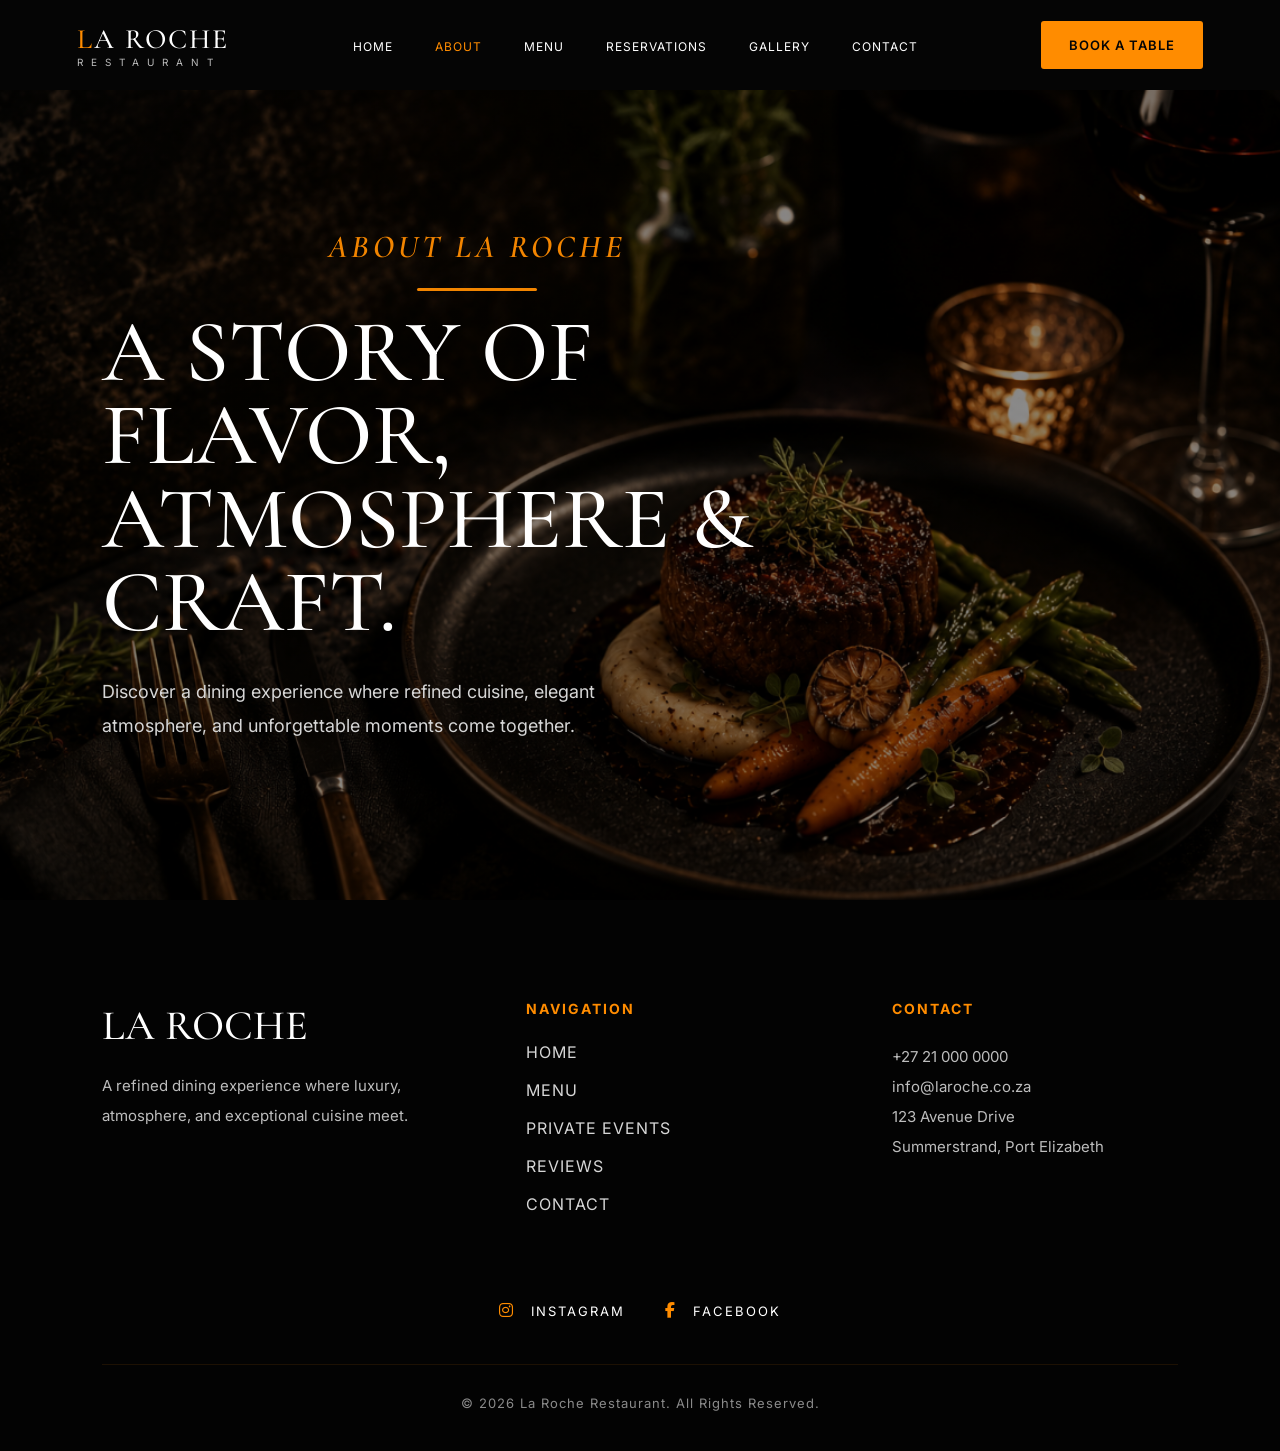
<file: About.html>
<!DOCTYPE html>
<html lang="en">
<head>
    <meta charset="UTF-8" />
    <meta name="viewport" content="width=device-width, initial-scale=1.0" />
       <title>About La Roche Restaurant</title>

    <!-- CSS -->
    <link rel="stylesheet" href="style.css" />

    <!-- Google Fonts -->
    <link rel="preconnect" href="https://fonts.googleapis.com">
    <link rel="preconnect" href="https://fonts.gstatic.com" crossorigin>
    <link href="https://fonts.googleapis.com/css2?family=Cormorant+Garamond:wght@300;400;500;600;700&family=Inter:wght@300;400;500;600&display=swap" rel="stylesheet">
    <link rel="stylesheet"
    href="https://cdnjs.cloudflare.com/ajax/libs/font-awesome/6.5.1/css/all.min.css">
</head>

<body>

    <!-- ========================= -->
    <!-- NAVBAR -->
    <!-- ========================= -->

    <header class="navbar">

        <a href="index.html" class="logo">
            <h1>LA ROCHE</h1>
            <p>RESTAURANT</p>
        </a>

        <nav>
            <ul class="nav-links">

                <li><a href="index.html" >HOME</a></li>
                <li><a href="About.html" class="active">ABOUT</a></li>
                <li><a href="Menu.html">MENU</a></li>
                <li><a href="Contact.html">RESERVATIONS</a></li>
                <li><a href="Gallery.html">GALLERY</a></li>
                <li><a href="Contact.html">CONTACT</a></li>

            </ul>
        </nav>

        <a href="Contact.html" class="book-btn">BOOK A TABLE</a>

    </header>

    
    <!-- HERO SECTION -->
    <section class="about-hero">

    <div class="about-overlay"></div>

    <div class="about-hero-content">

        <p class="section-tag">
            ABOUT LA ROCHE
        </p>

        <h1>
            A STORY OF FLAVOR, <br>
            ATMOSPHERE & CRAFT.
        </h1>

        <p class="about-hero-text">
            Discover a dining experience where refined cuisine,
            elegant atmosphere, and unforgettable moments come together.
        </p>

    </div>

</section>

    <!-- ========================= -->
<!-- FOOTER -->
<!-- ========================= -->


<footer class="footer">

    <div class="footer-top">

        <!-- LEFT -->

        <div class="footer-column">

            <h3>LA ROCHE</h3>

            <p>
                A refined dining experience where luxury,
                atmosphere, and exceptional cuisine meet.
            </p>

        </div>

        <!-- CENTER -->

        <div class="footer-column">

            <h4>NAVIGATION</h4>

            <ul>

                <li><a href="index.html">HOME</a></li>
                <li><a href="Menu.html">MENU</a></li>
                <li><a href="Contact.html">PRIVATE EVENTS</a></li>
                <li><a href="Reviews.html">REVIEWS</a></li>
                <li><a href="Contact.html">CONTACT</a></li>

            </ul>

        </div>

        <!-- RIGHT -->

        <div class="footer-column">

            <h4>CONTACT</h4>

            <p>+27 21 000 0000</p>

            <p>info@laroche.co.za</p>

            <p>
                123 Avenue Drive <br>
                Summerstrand, Port Elizabeth
            </p>

        </div>

    </div>

    <!-- SOCIALS -->

    <div class="footer-socials">

    <a href="#">
        <i class="fa-brands fa-instagram"></i>
        INSTAGRAM
    </a>

    <a href="#">
        <i class="fa-brands fa-facebook-f"></i>
        FACEBOOK
    </a>

</div>

    <!-- BOTTOM -->

    <div class="footer-bottom">

        <p>
            © 2026 La Roche Restaurant. All Rights Reserved.
        </p>

    </div>

</footer>
</file>
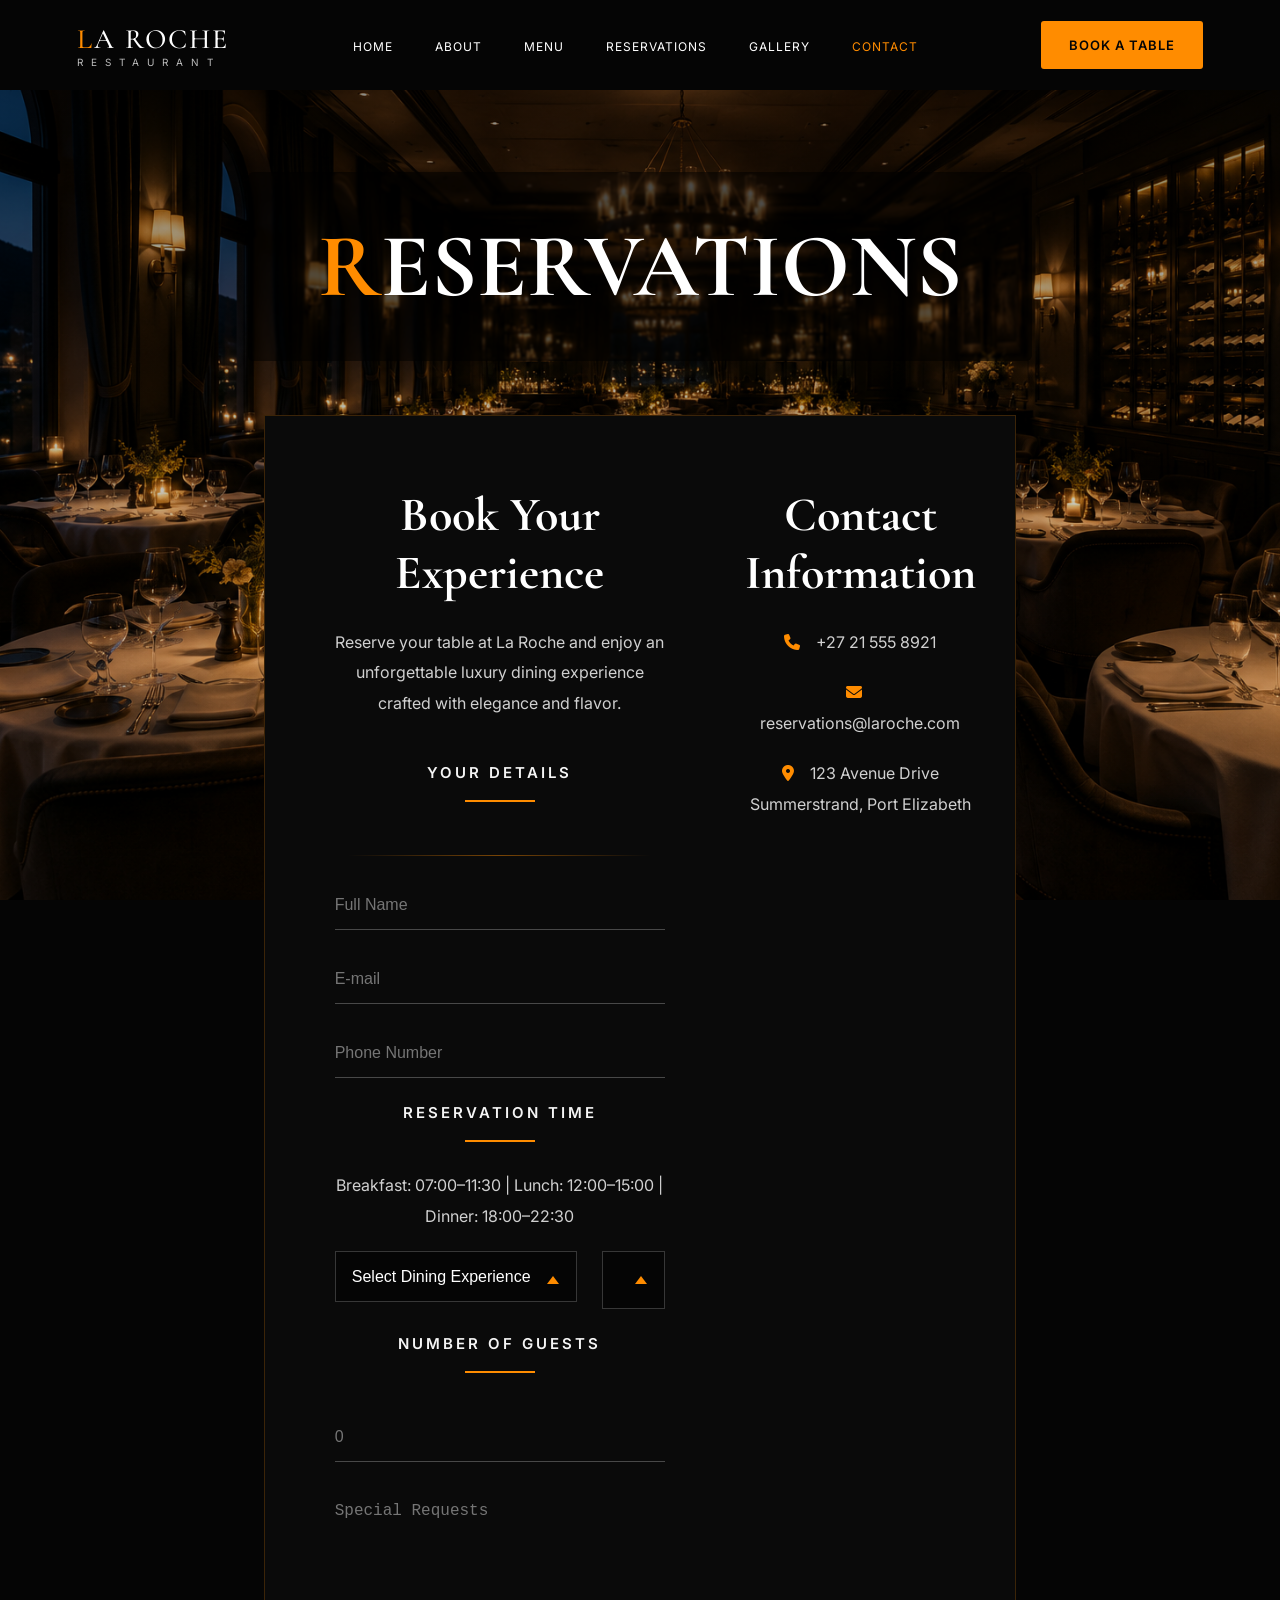
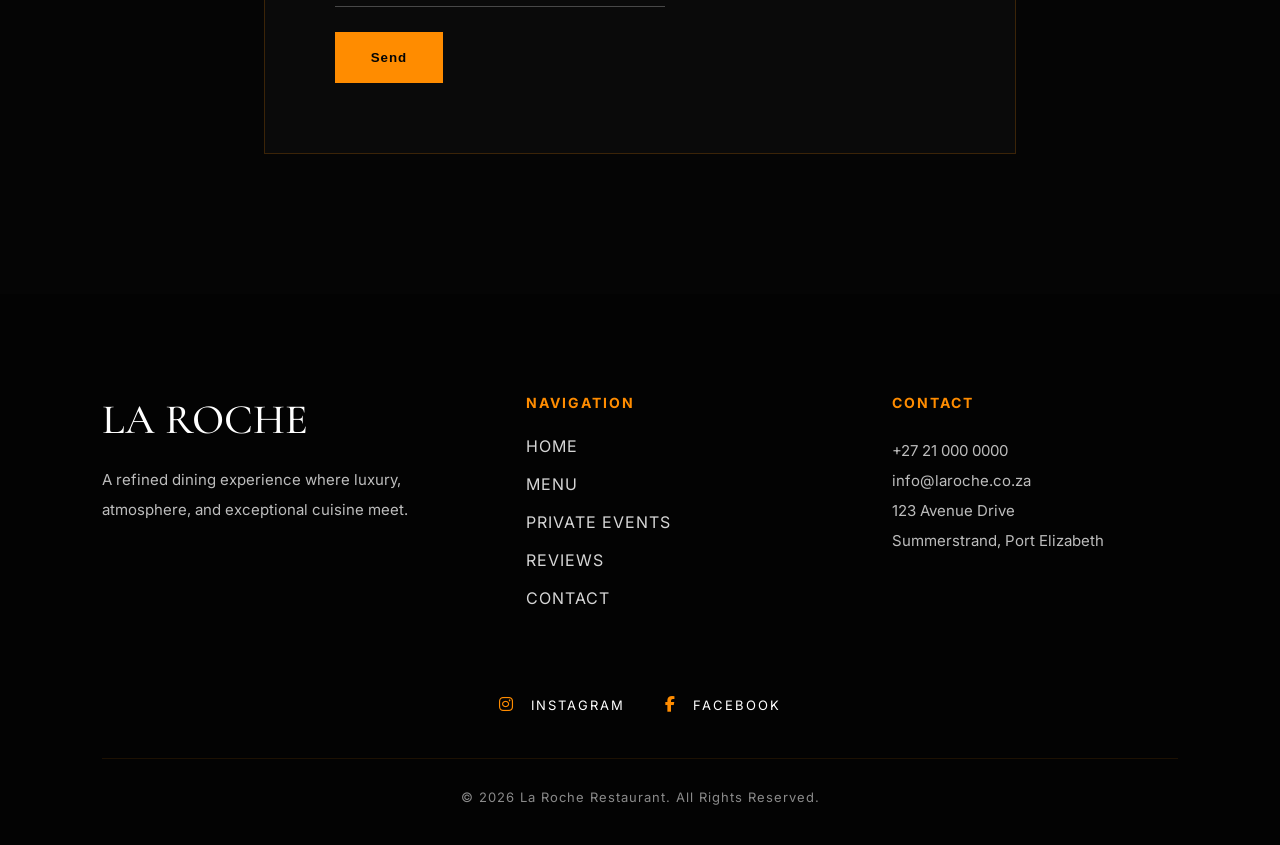
<file: Contact.html>
<!DOCTYPE html>
<html lang="en">
<head>
    <meta charset="UTF-8" />
    <meta name="viewport" content="width=device-width, initial-scale=1.0" />
    <title>La Roche Restaurant</title>

    <!-- CSS -->
    <link rel="stylesheet" href="style.css" />

    <!-- Google Fonts -->
    <link rel="preconnect" href="https://fonts.googleapis.com">
    <link rel="preconnect" href="https://fonts.gstatic.com" crossorigin>
    <link href="https://fonts.googleapis.com/css2?family=Cormorant+Garamond:wght@300;400;500;600;700&family=Inter:wght@300;400;500;600&display=swap" rel="stylesheet">
    <link rel="stylesheet"
    href="https://cdnjs.cloudflare.com/ajax/libs/font-awesome/6.5.1/css/all.min.css">
</head>
<body>
<!-- ========================= -->
    <!-- NAVBAR -->
    <!-- ========================= -->

    <header class="navbar">

        <a href="index.html" class="logo">
            <h1>LA ROCHE</h1>
            <p>RESTAURANT</p>
        </a>

        <nav>
            <ul class="nav-links">

                <li><a href="index.html" >HOME</a></li>
                <li><a href="About.html">ABOUT</a></li>
                <li><a href="Menu.html">MENU</a></li>
                <li><a href="Contact.html">RESERVATIONS</a></li>
                <li><a href="Gallery.html">GALLERY</a></li>
                <li><a href="Contact.html" class="active">CONTACT</a></li>

            </ul>

            <button class="hamburger" id="hamburgerBtn" type="button">
            <span></span>
            <span></span>
            <span></span>
            </button>
        </nav>

        <div class="mobile-menu" id="mobileMenu">
    <a href="index.html">HOME</a>
    <a href="about.html">ABOUT</a>
    <a href="Menu.html">MENU</a>
    <a href="Contact.html">RESERVATIONS</a>
    <a href="Contact.html">CONTACT</a>
        </div>



        <a href="Contact.html" class="book-btn">BOOK A TABLE</a>

    </header>





<section class="reservation-section">

    <h1 class="reservation-title">
    <span class="orange-letter">R</span>ESERVATIONS
    </h1>  

    <div class="reservation-container">
<form class="reservation-form">
    <h2>Book Your Experience</h2>

            <p>
                Reserve your table at La Roche and enjoy an unforgettable
                luxury dining experience crafted with elegance and flavor.
            </p>

            <h3>YOUR DETAILS</h3>

    <div class="section-divider"></div>


            <input type="text" placeholder="Full Name">

            <input type="email" placeholder="E-mail">

            <input type="tel" placeholder="Phone Number">

          <div class="reservation-time-wrapper">


    <h3>Reservation Time</h3>

    


    <p class="reservation-hours">
        
    Breakfast: 07:00–11:30 |
    Lunch: 12:00–15:00 |
    Dinner: 18:00–22:30
</p>


  <div class="reservation-row">

    <div class="select-wrapper-diningArrow">
        <select id="mealType">
            <option value="">Select Dining Experience</option>
            <option value="breakfast">Breakfast</option>
            <option value="lunch">Lunch</option>
            <option value="dinner">Dinner</option>
        </select>
    </div>

    <div class="select-wrapper-reservationArrow">
        <select id="reservationTime">
            <option value="">Select Time</option>
        </select>
    </div>

</div>

</div>
            <div class="guest-count">

                <h3 for="guests">
                    Number of Guests
                </h3>

                <input
                 type="number"
                    id="guests"
                    name="guests"
                placeholder="0"
                     min="0"
                    >
                    

                </div>
            <textarea placeholder="Special Requests"></textarea>

            <button type="submit">
                Send
            </button>

        </form>
        <div class="reservation-info">

            <h2>Contact Information</h2>

            

            <div class="reservation-details">

                <p>
                    <i class="fa-solid fa-phone"></i>
                    +27 21 555 8921
                </p>

                <p>
                    <i class="fa-solid fa-envelope"></i>
                    reservations@laroche.com
                </p>

                <p>
                    <i class="fa-solid fa-location-dot"></i>
                   123 Avenue Drive <br>
                Summerstrand, Port Elizabeth
                </p>

            </div>

        </div>

        

    </div>

</section>



<!-- ========================= -->
<!-- FOOTER -->
<!-- ========================= -->


<footer class="footer">

    <div class="footer-top">

        <!-- LEFT -->

        <div class="footer-column">

            <h3>LA ROCHE</h3>

            <p>
                A refined dining experience where luxury,
                atmosphere, and exceptional cuisine meet.
            </p>

        </div>

        <!-- CENTER -->

        <div class="footer-column">

            <h4>NAVIGATION</h4>

            <ul>

                <li><a href="index.html">HOME</a></li>
                <li><a href="Menu.html">MENU</a></li>
                <li><a href="Contact.html">PRIVATE EVENTS</a></li>
                <li><a href="Reviews.html">REVIEWS</a></li>
                <li><a href="Contact.html">CONTACT</a></li>

            </ul>

        </div>

        <!-- RIGHT -->

        <div class="footer-column">

            <h4>CONTACT</h4>

            <p>+27 21 000 0000</p>

            <p>info@laroche.co.za</p>

            <p>
                123 Avenue Drive <br>
                Summerstrand, Port Elizabeth
            </p>

        </div>

    </div>

    <!-- SOCIALS -->

    <div class="footer-socials">

    <a href="#">
        <i class="fa-brands fa-instagram"></i>
        INSTAGRAM
    </a>

    <a href="#">
        <i class="fa-brands fa-facebook-f"></i>
        FACEBOOK
    </a>

</div>

    <!-- BOTTOM -->

    <div class="footer-bottom">

        <p>
            © 2026 La Roche Restaurant. All Rights Reserved.
        </p>

    </div>

</footer>


<script src="script.js"></script>

</body>
</html>
</file>
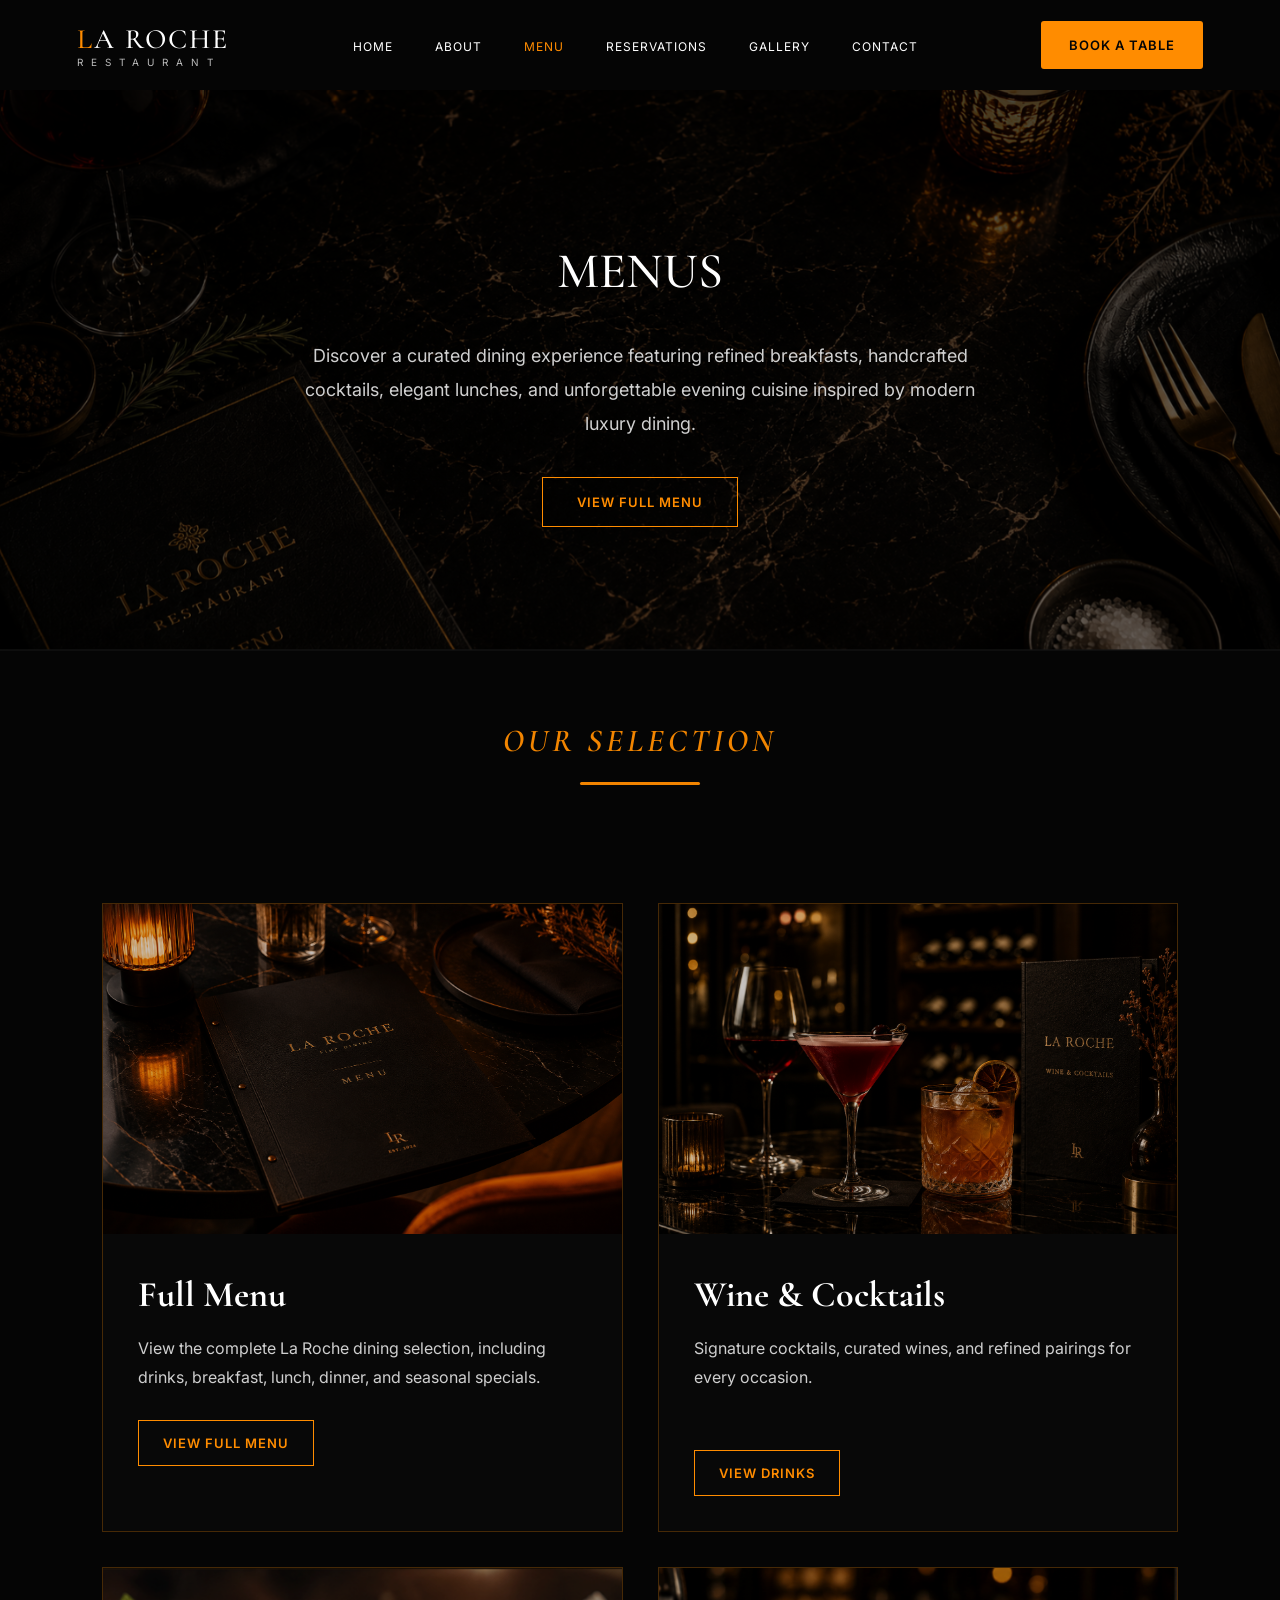
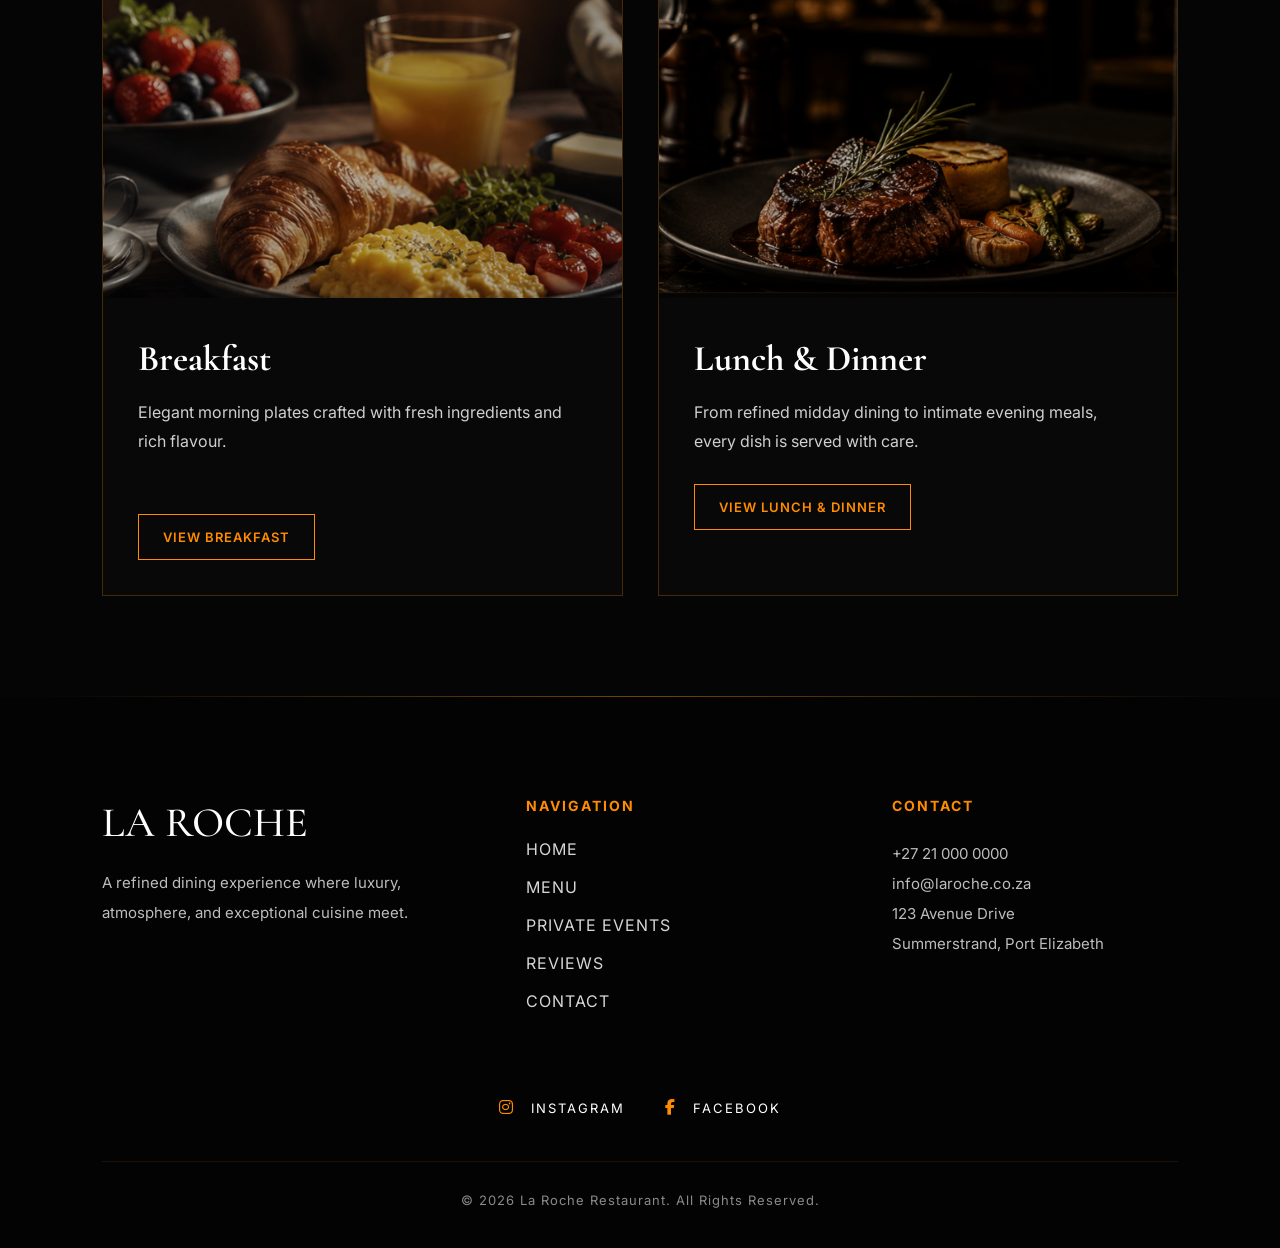
<file: Menu.html>
<!DOCTYPE html>
<html lang="en">
<head>
    <meta charset="UTF-8" />
    <meta name="viewport" content="width=device-width, initial-scale=1.0" />
    <title>La Roche Restaurant</title>

    <!-- CSS -->
    <link rel="stylesheet" href="style.css" />

    <!-- Google Fonts -->
    <link rel="preconnect" href="https://fonts.googleapis.com">
    <link rel="preconnect" href="https://fonts.gstatic.com" crossorigin>
    <link href="https://fonts.googleapis.com/css2?family=Cormorant+Garamond:wght@300;400;500;600;700&family=Inter:wght@300;400;500;600&display=swap" rel="stylesheet">
    <link rel="stylesheet"
    href="https://cdnjs.cloudflare.com/ajax/libs/font-awesome/6.5.1/css/all.min.css">
</head>

<body>
   
<!-- ========================= -->
    <!-- NAVBAR -->
    <!-- ========================= -->

    <header class="navbar">

        <a href="index.html" class="logo">
            <h1>LA ROCHE</h1>
            <p>RESTAURANT</p>
        </a>

        <nav>
            <ul class="nav-links">

                <li><a href="index.html" >HOME</a></li>
                <li><a href="About.html">ABOUT</a></li>
                <li><a href="Menu.html" class="active">MENU</a></li>
                <li><a href="Reservations.html">RESERVATIONS</a></li>
                <li><a href="Gallery.html">GALLERY</a></li>
                <li><a href="Contact.html">CONTACT</a></li>

            </ul>

            <button class="hamburger" id="hamburgerBtn" type="button">
            <span></span>
            <span></span>
            <span></span>
            </button>
        </nav>

        <div class="mobile-menu" id="mobileMenu">
    <a href="index.html">HOME</a>
    <a href="about.html">ABOUT</a>
    <a href="Menu.html">MENU</a>
    <a href="Contact.html">RESERVATIONS</a>
    <a href="Contact.html">CONTACT</a>
        </div>

          <a href="#" class="book-btn">BOOK A TABLE</a>
          
</header>

    
<section class="menu-page-banner">
<h2 class="menu-section-heading">
    
    MENUS
</h2>
<p class="menu-banner-description">
    Discover a curated dining experience featuring refined breakfasts,
    handcrafted cocktails, elegant lunches, and unforgettable evening cuisine
    inspired by modern luxury dining.
</p>



<a href="Menus\LaRoche_Full_Menu.pdf"
   target="_blank"
   class="menu-preview-btn">
    VIEW FULL MENU
</a>



        
</section>
<p class="section-tag">OUR SELECTION</p>


<section class="menu-categories">
    
<div class="menu-category-card">
    <img src="Images/MenuImageMain.png" alt="Full Menu">

    <div class="menu-category-text">
        <h2>Full Menu</h2>

        <p>
            View the complete La Roche dining selection, including drinks,
            breakfast, lunch, dinner, and seasonal specials.
        </p>

        <a href="Menus\LaRoche_Full_Menu.pdf" target="_blank">
            VIEW FULL MENU
        </a>

       
    </div>
</div>
    <div class="menu-category-card">
        <img src="Images/WineList.png" alt="Wine and Cocktails">

        <div class="menu-category-text">
            <h2>Wine & Cocktails</h2>
            <p>Signature cocktails, curated wines, and refined pairings for every occasion.</p>
            <a href="Menus\LaRoche_Drinks_Menu.pdf" target="_blank">
                VIEW DRINKS
            </a>
        </div>
    </div>

    <div class="menu-category-card">
        <img src="Images\BreakfastMenu.png" alt="Breakfast">

        <div class="menu-category-text">
            <h2>Breakfast</h2>
            <p>Elegant morning plates crafted with fresh ingredients and rich flavour.</p>
            <a href="Menus\LaRoche_Breakfast_Menu.pdf" target="_blank">
                VIEW BREAKFAST</a>
        </div>
    </div>

    <div class="menu-category-card">
        <img src="Images\LunchImage.png" alt="Lunch and Dinner">

        <div class="menu-category-text">
            <h2>Lunch & Dinner</h2>
            <p>From refined midday dining to intimate evening meals, every dish is served with care.</p>
            <a href="Menus\LaRoche_Lunch_Dinner_Menu.pdf" target="_blank">
                VIEW LUNCH & DINNER</a>
        </div>
    </div>

</section>
<div class="section-divider"></div>
<!-- ========================= -->
<!-- FOOTER -->
<!-- ========================= -->


<footer class="footer">

    <div class="footer-top">

        <!-- LEFT -->

        <div class="footer-column">

            <h3>LA ROCHE</h3>

            <p>
                A refined dining experience where luxury,
                atmosphere, and exceptional cuisine meet.
            </p>

        </div>

        <!-- CENTER -->

        <div class="footer-column">

            <h4>NAVIGATION</h4>

            <ul>

                <li><a href="index.html">HOME</a></li>
                <li><a href="Menu.html">MENU</a></li>
                <li><a href="Contact.html">PRIVATE EVENTS</a></li>
                <li><a href="Reviews.html">REVIEWS</a></li>
                <li><a href="Contact.html">CONTACT</a></li>

            </ul>

        </div>

        <!-- RIGHT -->

        <div class="footer-column">

            <h4>CONTACT</h4>

            <p>+27 21 000 0000</p>

            <p>info@laroche.co.za</p>

            <p>
                123 Avenue Drive <br>
                Summerstrand, Port Elizabeth
            </p>

        </div>

    </div>

    <!-- SOCIALS -->

    <div class="footer-socials">

    <a href="#">
        <i class="fa-brands fa-instagram"></i>
        INSTAGRAM
    </a>

    <a href="#">
        <i class="fa-brands fa-facebook-f"></i>
        FACEBOOK
    </a>

</div>

    <!-- BOTTOM -->

    <div class="footer-bottom">

        <p>
            © 2026 La Roche Restaurant. All Rights Reserved.
        </p>

    </div>

</footer>

</body>
</file>
<file: style.css>
* {
    margin: 0;
    padding: 0;
    box-sizing: border-box;
}

body {
    background-color: #050505;
    color: #ffffff;
    font-family: "Inter", sans-serif;
}
/* MUSIC TOGGLE BUTTON */
.music-toggle {
    position: fixed;
    bottom: 30px;
    right: 30px;

    width: 55px;
    height: 55px;

    background-color: #050505;
    border: 1px solid #ff8c00;

    color: #ff8c00;
    font-size: 22px;

    cursor: pointer;

    z-index: 9999;

    transition: 0.3s ease;
}

.music-toggle:hover {
    background-color: #ff8c00;
    color: #050505;
}

/* NAVBAR */

.navbar {
    width: 100%;
    height: 90px;
    padding: 0 6%;
    display: flex;
    align-items: center;
    justify-content: space-between;
    background-color: #050505;
    position: fixed;
    top: 0;
    left: 0;
    z-index: 1000;
}
/* The .logo class is now an anchor tag, so we can style it accordingly. */
.logo {
    text-decoration: none;
    color: white;
}

.logo:visited {
    color: white;
}
.logo h1 {
    font-family: "Cormorant Garamond", serif;
    font-size: 28px;
    letter-spacing: 2px;
    font-weight: 500;
}

.logo h1::first-letter {
    color: #ff8c00;
}

.logo p {
    font-size: 10px;
    letter-spacing: 8px;
    color: #bbbbbb;
}

.nav-links {
    list-style: none;
    display: flex;
    gap: 42px;
}

.nav-links a {
    text-decoration: none;
    color: #ffffff;
    font-size: 12px;
    letter-spacing: 1px;
    transition: 0.3s ease;
}

.nav-links a:hover,
.nav-links a.active {
    color: #ff8c00;
}

.book-btn,
.hero-btn,
.menu-btn {
    text-decoration: none;
    background-color: #ff8c00;
    color: #050505;
    padding: 16px 28px;
    font-size: 13px;
    letter-spacing: 1px;
    font-weight: 600;
    border-radius: 3px;
    transition: 0.3s ease;
}

.book-btn:hover,
.hero-btn:hover,
.menu-btn:hover {
    background-color: #ffb347;
}

.hero-buttons {
    display: flex;

    align-items: center;

    gap: 30px;
}


.hero-menu-btn {
    text-decoration: none;
    color: #ff8c00;
    border: 1px solid #ff8c00;
    padding: 16px 28px;
    font-size: 13px;
    letter-spacing: 1px;
    font-weight: 600;
    transition: 0.3s ease;
}

.hero-menu-btn:hover {
    background-color: #ff8c00;
    color: #050505;
}

/* HERO */

.hero {
    min-height: 100vh;
    padding: 130px 6% 60px;
    background: radial-gradient(circle at center, #1b1b1b 0%, #050505 65%);
    display: flex;
    align-items: center;
}

.hero-content {
    width: 100%;
    display: grid;
    grid-template-columns: 1fr 1.3fr;
    align-items: center;
    gap: 40px;
}

.hero-text h2 {
    font-family: "Cormorant Garamond", serif;
    font-size: 72px;
    line-height: 0.95;
    font-weight: 500;
    letter-spacing: 1px;
    margin-bottom: 28px;
}

.hero-text span {
    color: #ff8c00;
}

.hero-text p {
    color: #dddddd;
    font-size: 16px;
    line-height: 1.7;
    max-width: 380px;
    margin-bottom: 35px;
}

.hero-image img {
    width: 100%;
    max-height: 620px;
    object-fit: cover;
    border-radius: 4px;
    filter: brightness(0.85);
}
/* ========================= */
/* MENU PREVIEW SECTION */
/* ========================= */

.menu-preview {
    width: 100%;
    min-height: 650px;
    background-color: #050505;
    display: grid;
    grid-template-columns: 1fr 1fr;
    overflow: hidden;
}

.menu-preview-text {
    padding: 80px 8%;
    display: flex;
    flex-direction: column;
    justify-content: center;
}

.section-tag {
    color: #ff8c00;
    font-size: 20px;
    letter-spacing: 2px;
    margin-bottom: 18px;
    font-weight: 600;
}

.menu-preview-text h2 {
    font-family: "Cormorant Garamond", serif;
    font-size: 56px;
    line-height: 1.1;
    font-weight: 500;
    margin-bottom: 25px;
}

.orange-line {
    width: 70px;
    height: 2px;
    background-color: #ff8c00;
    margin-bottom: 30px;
}

.menu-preview-description {
    color: #cfcfcf;
    font-size: 17px;
    line-height: 1.9;
    max-width: 520px;
    margin-bottom: 40px;
}

.menu-preview-btn {
    width: fit-content;
    text-decoration: none;
    color: #ff8c00;
    border: 1px solid #ff8c00;
    padding: 16px 34px;
    font-size: 13px;
    letter-spacing: 1px;
    font-weight: 600;
    transition: 0.3s ease;
}

.menu-preview-btn:hover {
    background-color: #ff8c00;
    color: #050505;
}

.menu-preview-image img {
    width: 100%;
    height: 100%;
    object-fit: cover;
    filter: brightness(0.75);
    padding-left: 40px;
}


/* SCROLL DOWN ARROW */
.scroll-down {
    position: absolute;
    bottom: 100px;
    left: 40%;
    transform: translateX(-50%);
    width: 50px;
    height: 50px;
    display: flex;
    align-items: center;
    justify-content: center;
    text-decoration: none;
}

.scroll-down span {
    width: 18px;
    height: 18px;
    border-right: 2px solid white;
    border-bottom: 2px solid white;
    transform: rotate(45deg);
    animation: arrowBounce 2s infinite;
    transition: 0.3s ease;
}

.scroll-down:hover span {
    border-color: #ff8c00;
}


/* ========================= */
/* PRIVATE DINING SECTION */
/* ========================= */

.private-dining {
    width: 100%;
    min-height: 650px;
    background:
        linear-gradient(rgba(0, 0, 0, 0.78),
        rgba(0, 0, 0, 0.78)),
        url("../images/private-dining.jpg");

    background-size: cover;
    background-position: center;
    background-attachment: fixed;

    display: flex;
    align-items: center;
    justify-content: center;

    text-align: center;
    padding: 100px 8%;
}

.private-dining-content {
    max-width: 950px;
}

.private-dining h2 {
    font-family: "Cormorant Garamond", serif;
    font-size: 64px;
    line-height: 1.1;
    font-weight: 500;
    margin-bottom: 25px;
}

.private-dining h2 span {
    color: #ff8c00;
}

.private-dining .orange-line {
    margin: 0 auto 50px;
}

.private-dining-description {
    color: #d6d6d6;
    font-size: 18px;
    line-height: 1.9;
    max-width: 760px;
    margin: 0 auto 45px;
}

.private-dining-buttons {
    display: flex;
    justify-content: center;
    gap: 25px;
    flex-wrap: wrap;
}

.booking-btn,
.event-btn {
    text-decoration: none;
    padding: 18px 36px;
    font-size: 13px;
    letter-spacing: 1px;
    font-weight: 600;
    transition: 0.3s ease;
}

.booking-btn {
    background-color: #ff8c00;
    color: #050505;
}

.booking-btn:hover {
    background-color: #ffb347;
}

.event-btn {
    border: 1px solid #ff8c00;
    color: #ff8c00;
}

.event-btn:hover {
    background-color: #ff8c00;
    color: #050505;
}


@keyframes arrowBounce {

    0% {
        transform: rotate(45deg) translate(0, 0);
    }

    50% {
        transform: rotate(45deg) translate(6px, 6px);
    }

    100% {
        transform: rotate(45deg) translate(0, 0);
    }

}


/* ========================= */
/* REVIEWS SECTION */
/* ========================= */
.reviews-line {
    width: 140px;
    height: 2px;
    background-color: #ff8c00;
    margin: 35px auto 50px;
}
.reviews-section {
    background-color: #050505;
    padding: 100px 8%;
    text-align: center;
}

.reviews-section h2 {
    font-family: "Cormorant Garamond", serif;
    font-size: 58px;
    font-weight: 500;
    margin-bottom: 25px;
}

.review-carousel {
    max-width: 850px;
    margin: 45px auto 30px;
    position: relative;
}

.review-card {
    display: none;
    border: 1px solid rgba(255, 140, 0, 0.35);
    padding: 55px 60px;
    background-color: #080808;
}

.review-card.active {
    display: block;
}

.stars {
    color: #ff8c00;
    font-size: 24px;
    letter-spacing: 4px;
    margin-bottom: 25px;
}

.review-text {
    color: #dddddd;
    font-size: 20px;
    line-height: 1.8;
    margin-bottom: 30px;
}

.review-card h3 {
    color: #ff8c00;
    font-size: 14px;
    letter-spacing: 2px;
}

.review-buttons {
    display: flex;
    justify-content: center;
    gap: 20px;
    margin-top: -90px;
    margin-bottom: 80px;
}

.review-buttons button {
    width: 48px;
    height: 48px;
    background-color: transparent;
    border: 1px solid #ff8c00;
    color: #ff8c00;
    font-size: 30px;
    cursor: pointer;
    transition: 0.3s ease;
}

.review-buttons button:focus {
    outline: none;
    appearance: none;
}

.review-buttons button:focus {
    outline: none;
    box-shadow: none;
}
.review-buttons button:hover {
    background-color: #ff8c00;
    color: #050505;
}


.review-carousel {
    overflow: hidden;
}

.review-card {
    overflow: hidden;
}

/* animate ONLY the inside text, not the outer box */
.review-text {
    transition: opacity 0.35s ease, transform 0.35s ease;
}

.review-text.soft-left {
    opacity: 0;
    transform: translateX(-80px);
}

.review-text.soft-right {
    opacity: 0;
    transform: translateX(80px);
}




/* ========================= */
/* FOOTER */
/* ========================= */

.footer {
    background-color: #030303;
    padding: 100px 8% 40px;
    
}

.footer-top {
    display: grid;
    grid-template-columns: 1.2fr 1fr 1fr;
    gap: 80px;
    margin-bottom: 70px;
}

.footer-column h3 {
    font-family: "Cormorant Garamond", serif;
    font-size: 42px;
    font-weight: 500;
    color: #ffffff;
    margin-bottom: 20px;
}

.footer-column h4 {
    color: #ff8c00;
    font-size: 14px;
    letter-spacing: 2px;
    margin-bottom: 25px;
}

.footer-column p {
    color: #bdbdbd;
    line-height: 2;
    font-size: 15px;
}

.footer-column ul {
    list-style: none;
}

.footer-column ul li {
    margin-bottom: 18px;
}

.footer-column ul li a {
    text-decoration: none;
    color: #d6d6d6;
    transition: 0.3s ease;
    letter-spacing: 1px;
}

.footer-column ul li a:hover {
    color: #ff8c00;
}

.footer-socials {
    display: flex;
    justify-content: center;
    gap: 40px;
    margin-bottom: 45px;
}

.footer-socials a {
    text-decoration: none;
    color: #ffffff;
    font-size: 13px;
    letter-spacing: 2px;
    transition: 0.3s ease;
}

.footer-socials a:hover {
    color: #ff8c00;
}

.footer-bottom {
    border-top: 1px solid rgba(255, 140, 0, 0.1);
    padding-top: 30px;
    text-align: center;
}

.footer-bottom p {
    color: #8a8a8a;
    font-size: 13px;
    letter-spacing: 1px;
}

.footer-socials a i {
    color: #ff8c00;
    margin-right: 10px;
    font-size: 16px;
}




/* A simple gradient line to separate sections, used in the private dining section. */
.section-divider {
    width: 92%;
    height: 1px;
    background: linear-gradient(
        to right,
        transparent,
        rgba(255, 140, 0, 0.45),
        transparent
    );

    margin: 0 auto;
}




/* ========================= */
/* ABOUT HERO */
/* ========================= */

.about-hero {
    position: relative;

    height: 100vh;

    background:
           linear-gradient(
        rgba(0, 0, 0, 0.45),
        rgba(0, 0, 0, 0.45)
    ),
    url("Images/AboutBackground.png");
        

    background-size: cover;
    background-position: center;
    background-repeat: no-repeat;

    display: flex;
    align-items: center;

    padding: 0 8%;
}

.about-hero-content {
    position: relative;
    z-index: 2;

    max-width: 750px;
}

.about-hero h1 {
    font-family: "Cormorant Garamond", serif;

    font-size: 88px;
    font-weight: 500;

    line-height: 0.95;

    color: white;

    margin: 20px 0 30px;
}

.about-hero-text {
    color: #d6d6d6;

    font-size: 18px;

    line-height: 1.9;

    max-width: 600px;
}


/* Burger menu styles */

.hamburger {
    display: none;
    flex-direction: column;
    gap: 6px;
    background: transparent;
    border: none;
    cursor: pointer;
    z-index: 1001;
}

.hamburger span {
    width: 28px;
    height: 2px;
    background-color: #ff8c00;
}

.mobile-menu {
    display: none;
}

/* MENU PAGE */ 


.menu-page-content {
    max-width: 760px;
}

.menu-page-content h1 {
    font-family: "Cormorant Garamond", serif;
    font-size: 86px;
    line-height: 0.95;
    font-weight: 500;
    margin: 20px 0 30px;
}

.menu-page-content p {
    color: #d6d6d6;
    font-size: 18px;
    line-height: 1.8;
    max-width: 600px;
    margin-bottom: 35px;
}

.menu-pdf-btn {
    display: inline-block;
    text-decoration: none;
    color: #050505;
    background-color: #ff8c00;
    padding: 18px 36px;
    font-weight: 600;
    letter-spacing: 1px;
}

.menu-categories {
    padding-top: 160px;
    background-color: #050505;
    padding: 100px 8%;
    
    display: grid;
    grid-template-columns: repeat(2, 1fr);
    gap: 35px;
} 


.menu-category-card {
    background-color: #080808;
    border: 1px solid rgba(255, 140, 0, 0.25);
    overflow: hidden;
    transition: 0.35s ease;
}

.menu-category-card:hover {
    transform: translateY(-10px);

    border-color: #ff8c00;

    box-shadow: 0 20px 40px rgba(0, 0, 0, 0.45);
}

.menu-category-card img {
    width: 100%;
    height:330px;
    object-fit: cover;
    filter: brightness(0.8);
}

.menu-category-text {
    padding: 35px;
}

.menu-category-text h2 {
    font-family: "Cormorant Garamond", serif;
    font-size: 36px;
    margin-bottom: 18px;
}

.menu-category-text p {
    color: #cfcfcf;
    line-height: 1.8;
    margin-bottom: 28px;
}

.menu-category-text a {
    text-decoration: none;
    color: #ff8c00;
    border: 1px solid #ff8c00;
    padding: 14px 24px;
    display: inline-block;
    font-size: 13px;
    letter-spacing: 1px;
    font-weight: 600;
}

.menu-category-card:nth-child(2) a {
    margin-top: 30px;
}

.menu-category-card:nth-child(3) a {
    margin-top: 30px;
}


.menu-category-text a:hover {
    background-color: #ff8c00;
    color: #050505;
}

.menu-section-heading {
    padding-top: 1%;
    font-family: "Cormorant Garamond", serif;

    font-size: 50px;
    font-weight: 500;

    text-align: center;

    margin: 10px 0 25px;
}

.section-tag {
      font-family: "Cormorant Garamond", serif;

    font-size: 32px;

    font-style: italic;

    letter-spacing: 4px;

    color: #ff8c00;

    text-transform: uppercase;

    text-align: center;

    margin-top: 70px;

    opacity: 0.95;
}

.section-tag::after {
    content: "";

    width: 120px;

    height: 3px;

    background-color: #ff8c00;

    display: block;

    margin: 22px auto 0;

    border-radius: 20px;
}


.menu-page-banner {
    background:
        linear-gradient(
            rgba(0,0,0,0.75),
            rgba(0,0,0,0.55)
        ),
        url("Images/MenuBackground3.png");

    background-size: cover;
    background-position: center;

    padding: 220px 8% 140px;

    text-align: center;
}


.menu-main-btn {
    text-decoration: none;
    color: #ff8c00;

    border: 1px solid #ff8c00;

    padding: 16px 30px;

    display: inline-block;

    font-size: 13px;
    letter-spacing: 1px;
    font-weight: 600;

    transition: 0.3s ease;
}

.menu-main-btn:hover {
    background-color: #ff8c00;
    color: #050505;
}


.menu-banner-description {
    max-width: 720px;
  padding: 10px 2% 50px;
    margin: 28px auto 0;

    color: #d0d0d0;

    font-size: 18px;
    line-height: 1.9;

    text-align: center;
}

/* Make all headings and paragraphs unselectable to prevent accidental text selection. */
h1, h2, h3, h4, h5, h6, .section-tag , .menu-preview-description {
    user-select: none;
    outline: none;
}



/* RESERVATION SECTION */

.reservation-form label {
    display: block;

    font-size: 15px;

    letter-spacing: 1px;

    color: #ffffff;

    margin-bottom: 3%;

    font-weight: 600;

    font-family: "Inter", sans-serif;
}

.reservation-time-wrapper label {
    display: block;

    font-size: 15px;

    letter-spacing: 1px;

    text-transform: uppercase;

    color: #ffffff;

    margin-bottom: 3%;

    font-weight: 600;

    font-family: "Inter", sans-serif;
}

.reservation-title {
    font-family: "Cormorant Garamond", serif;

    font-size: 90px;

    text-align: center;

    padding: 40px 70px;

    background: rgba(0, 0, 0, 0.5);

    backdrop-filter: blur(1px);

    display: inline-block;

    border-radius: 6px;

    margin-bottom: 5%;
     margin-top: 3%;

     
}

.reservation-form h3 {
    color: #f5f5f5;

    font-size: 15px;

    letter-spacing: 3px;

    text-transform: uppercase;

    font-weight: 600;

    margin-bottom: 28px;

    position: relative;
}

.reservation-form h3::after {
    content: "";

    display: block;

    width: 70px;

    height: 2px;

    background-color: #ff8c00;

    margin: 18px auto 0;
}




.reservation-section {
    text-align: center;
}

.reservation-container {
     width: 70%;

    max-width: 1150px;

    margin: 0 auto;
    display: grid;

    grid-template-columns: 1.2fr 1fr;

    gap: 80px;

    background-color: #0a0a0a;

    border: 1px solid rgba(255,140,0,0.2);

    padding: 70px;

    transition: 0.35s ease;

   
}

.reservation-container:hover {
    border-color: #ff8c00;
    transform: translateY(-10px);
     box-shadow: 0 20px 40px rgba(0,0,0,0.45);
}

.reservation-form h2 {
    font-family: "Cormorant Garamond", serif;

    font-size: 48px;

}

.reservation-form p {
    color: #d0d0d0;

    line-height: 1.9;

    margin-bottom: 20px;

    margin-top: 2;
}

.reservation-info h2 {
    font-family: "Cormorant Garamond", serif;

    font-size: 48px;

    margin-bottom: 25px;
}

.reservation-info p {
    color: #d0d0d0;

    line-height: 1.9;

    margin-bottom: 20px;
}

.reservation-details i {
    color: #ff8c00;

    margin-right: 12px;
}

.reservation-form {
    display: flex;

    flex-direction: column;

    gap: 25px;
}


.reservation-form input[type="date"]::-webkit-calendar-picker-indicator,
.reservation-form input[type="time"]::-webkit-calendar-picker-indicator {
    filter: invert(54%) sepia(95%) saturate(1400%) hue-rotate(2deg) brightness(103%) contrast(103%);

    cursor: pointer;
}
.reservation-form input,
.reservation-form textarea,
.reservation-form select {
    background: transparent;

    border: none;

    border-bottom: 1px solid rgba(255,255,255,0.25);

    padding: 15px 0;

    color: white;

    font-size: 16px;

    outline: none;
}

.reservation-row {
    display: grid;

    grid-template-columns: 1fr 1fr;

    gap: 25px;
}

.reservation-form textarea {
    resize: none;

    height: 120px;
}

.reservation-form button {
    width: fit-content;

    background-color: #ff8c00;

    color: #050505;

    border: none;

    padding: 18px 36px;

    font-weight: 600;

    letter-spacing: 1px;

    cursor: pointer;

    transition: 0.3s ease;
}

.reservation-form button:hover {
    background-color: white;
}


.reservation-form select {
    background-color: #050505;

    color: white;

    border: 1px solid rgba(255,255,255,0.2);

    padding: 16px;

    padding-right: 45px;

    appearance: none;

    -webkit-appearance: none;

    -moz-appearance: none;

    cursor: pointer;
}


.select-wrapper-diningArrow {
    position: relative;
}

.select-wrapper-diningArrow::after {
     content: "";

    position: absolute;

    right: 18px;

    top: 50%;

    transform: translateY(-50%) rotate(180deg);

    width: 0;
    height: 0;

    border-left: 6px solid transparent;
    border-right: 6px solid transparent;

    border-top: 8px solid #ff8c00;

    pointer-events: none;

    transition: 0.3s ease;
}
.select-wrapper-diningArrow.open::after {
    transform: translateY(-50%) rotate(0deg);
}



.select-wrapper-reservationArrow {
    position: relative;
    width: 100%;
    display: block;
}




.select-wrapper-reservationArrow {
    position: relative;
}

.select-wrapper-reservationArrow::after {
     content: "";

    position: absolute;

    right: 18px;

    top: 50%;

    transform: translateY(-50%) rotate(180deg);

    width: 0;
    height: 0;

    border-left: 6px solid transparent;
    border-right: 6px solid transparent;

    border-top: 8px solid #ff8c00;

    pointer-events: none;

    transition: 0.3s ease;
}
.select-wrapper-reservationArrow.open::after {
    transform: translateY(-50%) rotate(0deg);
}




.select-wrapper-reservationArrow select {
    width: 100%;
    height: 58px;
    appearance: none;
    padding-right: 45px;
}





.guest-count {
    display: flex;

    flex-direction: column;

    gap: 12px;
}

.guest-count label {
    color: white;

    font-size: 15px;

    letter-spacing: 1px;
}

.guest-count input {
    background: transparent;

    border: none;

    border-bottom: 1px solid rgba(255,255,255,0.25);

    padding: 15px 0;

    color: white;

    font-size: 16px;

    outline: none;
}

.orange-letter {
    color: #ff8c00;
}


/* Reservation  */
.reservation-row select {
    text-align: center;

    text-align-last: center;
}


.reservation-row select option {
    text-align: center;
}

.reservation-section {
    background:
        linear-gradient(
            rgba(0,0,0,0.5),
            rgba(0,0,0,0.0)
        ),
        url("Images/DININGroom.png");

    background-size: cover;

    background-position: center;

    background-repeat: no-repeat;

    padding: 140px 8%;

    min-height: 100vh;
    background-attachment: fixed;
}


/* RESPONSIVE */



@media (max-width: 900px) {

    .hamburger {
        display: flex;
    }
    .book-btn {
    display: none;
}

    .mobile-menu {
        position: fixed;
        top: 75px;
        right: 0;
        width: 100%;
        background-color: #050505;
        display: none;
        flex-direction: column;
        align-items: center;
        padding: 35px 0;
        gap: 25px;
        z-index: 999;
        border-top: 1px solid rgba(255, 140, 0, 0.25);
    }

    .mobile-menu.active {
        display: flex;
    }

    .mobile-menu a {
        text-decoration: none;
        color: white;
        letter-spacing: 2px;
        font-size: 14px;
    }

    .mobile-menu a:hover {
        color: #ff8c00;
    }
}


@media (max-width: 900px) {

    .footer-top {
        grid-template-columns: 1fr;
        gap: 50px;
    }

    .footer-socials {
        flex-wrap: wrap;
        gap: 20px;
    }

}


/* RESPONSIVE */

@media (max-width: 900px) {
    .nav-links {
        display: none;
    }

    .hero-content,
    .menu-showcase {
        grid-template-columns: 1fr;
    }

    .hero-text h2 {
        font-size: 54px;
    }

    .hero-image img {
        max-height: 420px;
    }
}

/* The menu preview section is already quite responsive, but we can make some adjustments for smaller screens. */
@media (max-width: 900px) {

    .menu-preview {
        grid-template-columns: 1fr;
    }

    .menu-preview-text {
        padding: 70px 8%;
    }

    .menu-preview-text h2 {
        font-size: 42px;
    }

    .menu-preview-image {
        height: 400px;
    }

    @media (max-width: 900px) {

    .private-dining h2 {
        font-size: 46px;
    }

}
/* The private dining section is already quite responsive, but we can make some adjustments for smaller screens. */
@media (max-width: 600px) {

    .private-dining {
        padding: 80px 7%;
    }

    .private-dining h2 {
        font-size: 38px;
    }

    .private-dining-description {
        font-size: 16px;
    }

}
/* Adjustments for smaller screens */
@media (max-width: 768px) {

    .about-hero {
        padding: 0 6%;
        text-align: center;
        justify-content: center;
    }

    .about-hero h1 {
        font-size: 48px;
        line-height: 1.1;
    }

    .about-hero-text {
        font-size: 16px;
    }

}

}


/*Phone responsiveness for the reservation section */
@media (max-width: 768px) {

    .reservation-container {
        grid-template-columns: 1fr;

        width: 92%;

        padding: 45px 25px;

        gap: 50px;
        
    }

    .reservation-title {
      
        font-size: clamp(36px, 8vw, 56px);

        width: 100%;

        text-align: center;

        margin: 0 auto;

        padding-inline: 0;
         
        padding-top: 10px;
    
    }

    .reservation-form h2,
    .reservation-info h2 {
        font-size: 42px;

        text-align: center;
    }

    .reservation-form p {
        text-align: center;

        font-size: 16px;

        line-height: 1.8;
    }

    .reservation-row {
        grid-template-columns: 1fr;

        gap: 18px;
    }

    .reservation-row select,
    .guest-count input,
    .reservation-form input,
    .reservation-form textarea,
    .reservation-form button {
        width: 100%;
    }

    .reservation-details {
        text-align: center;
    }

    .reservation-details p {
        justify-content: center;
    }

    .reservation-hours {
        font-size: 14px;

        line-height: 1.8;

        text-align: center;
    }

    .reservation-form h3 {
        font-size: 14px;

        letter-spacing: 2px;
    }

}
</file>
